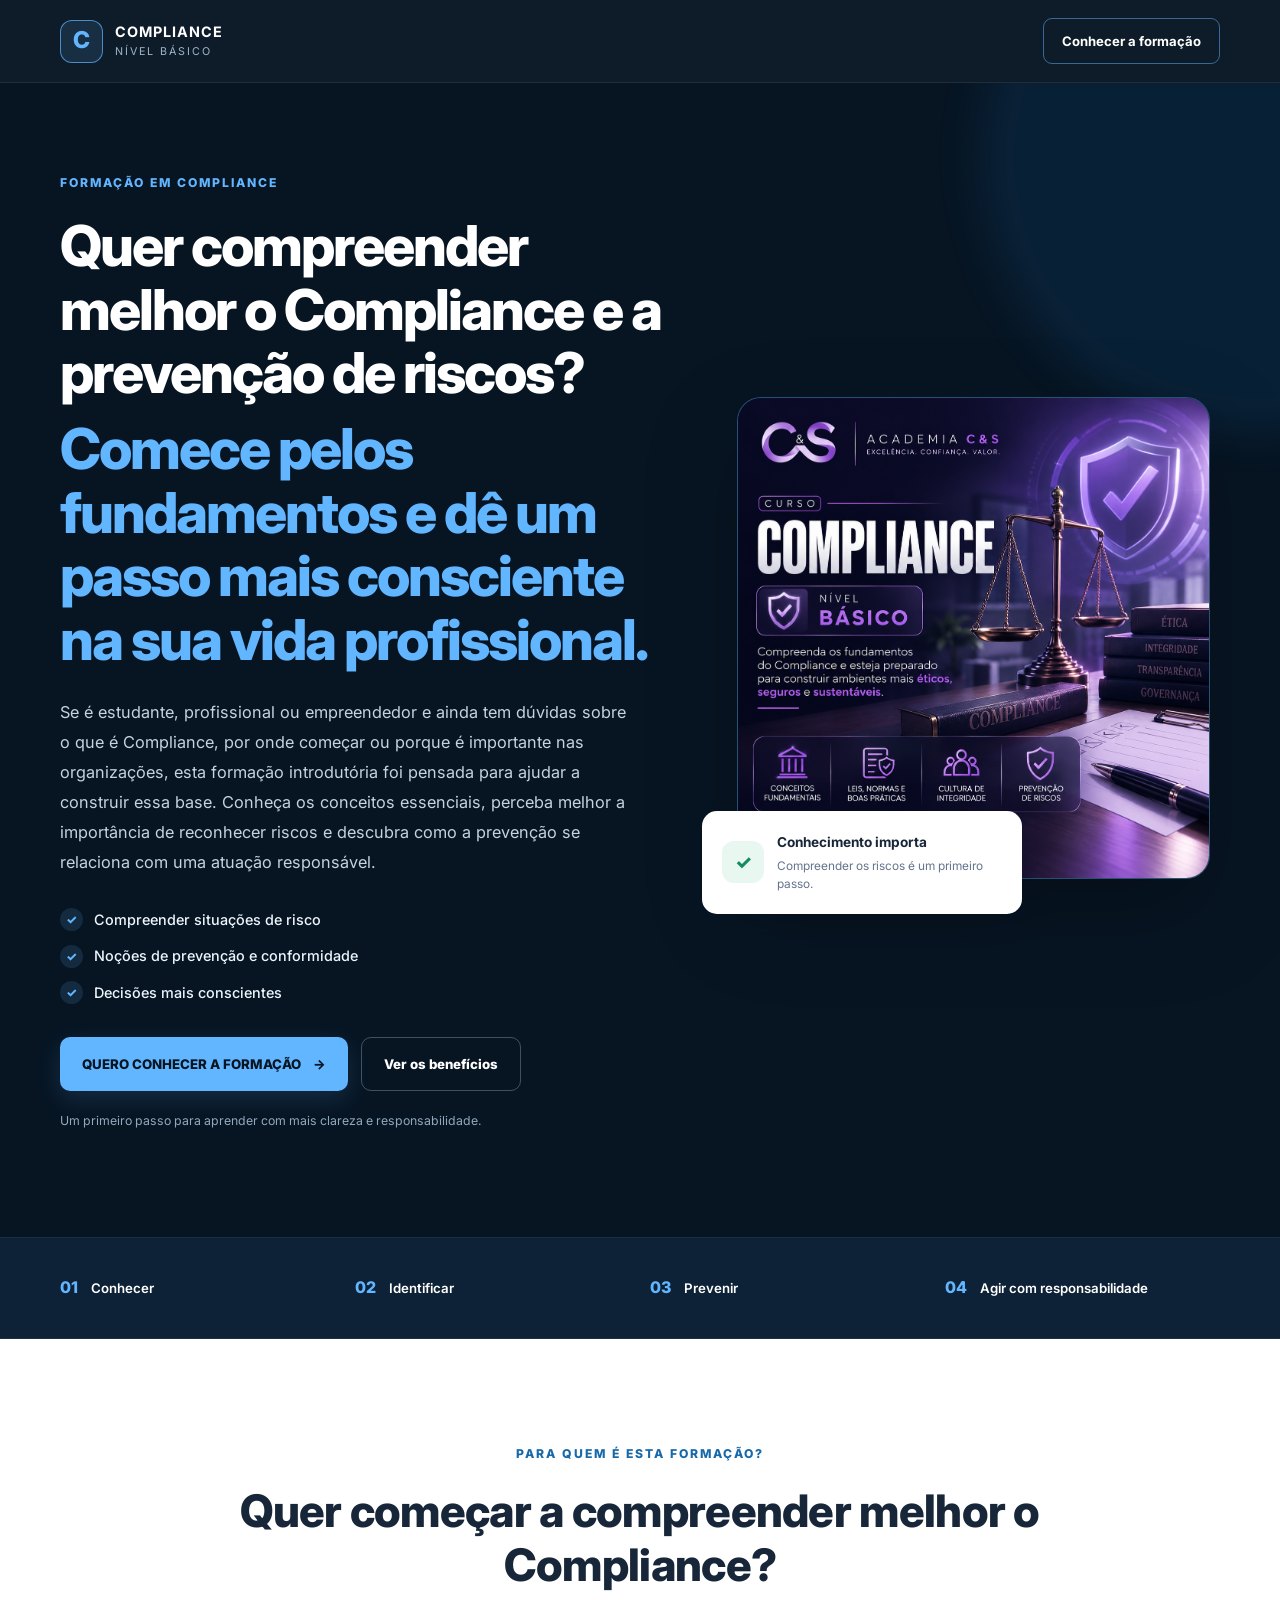
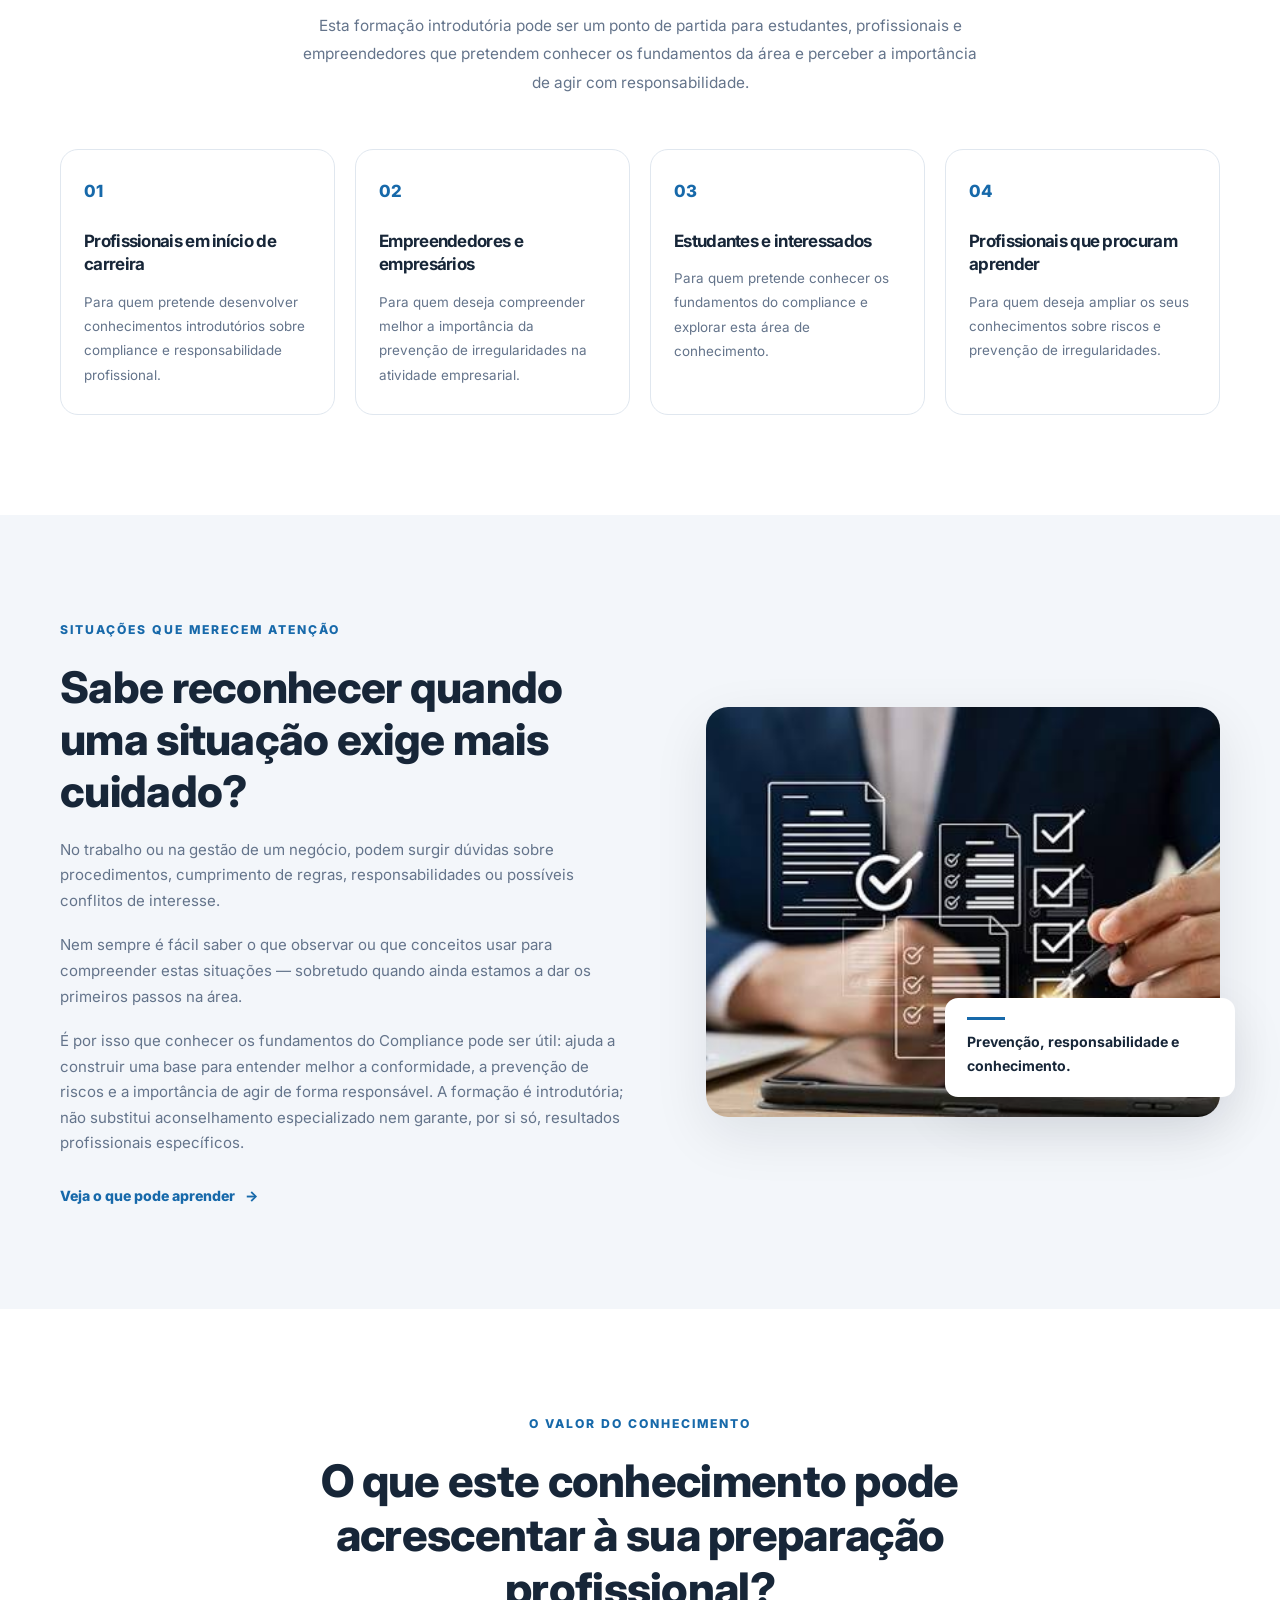
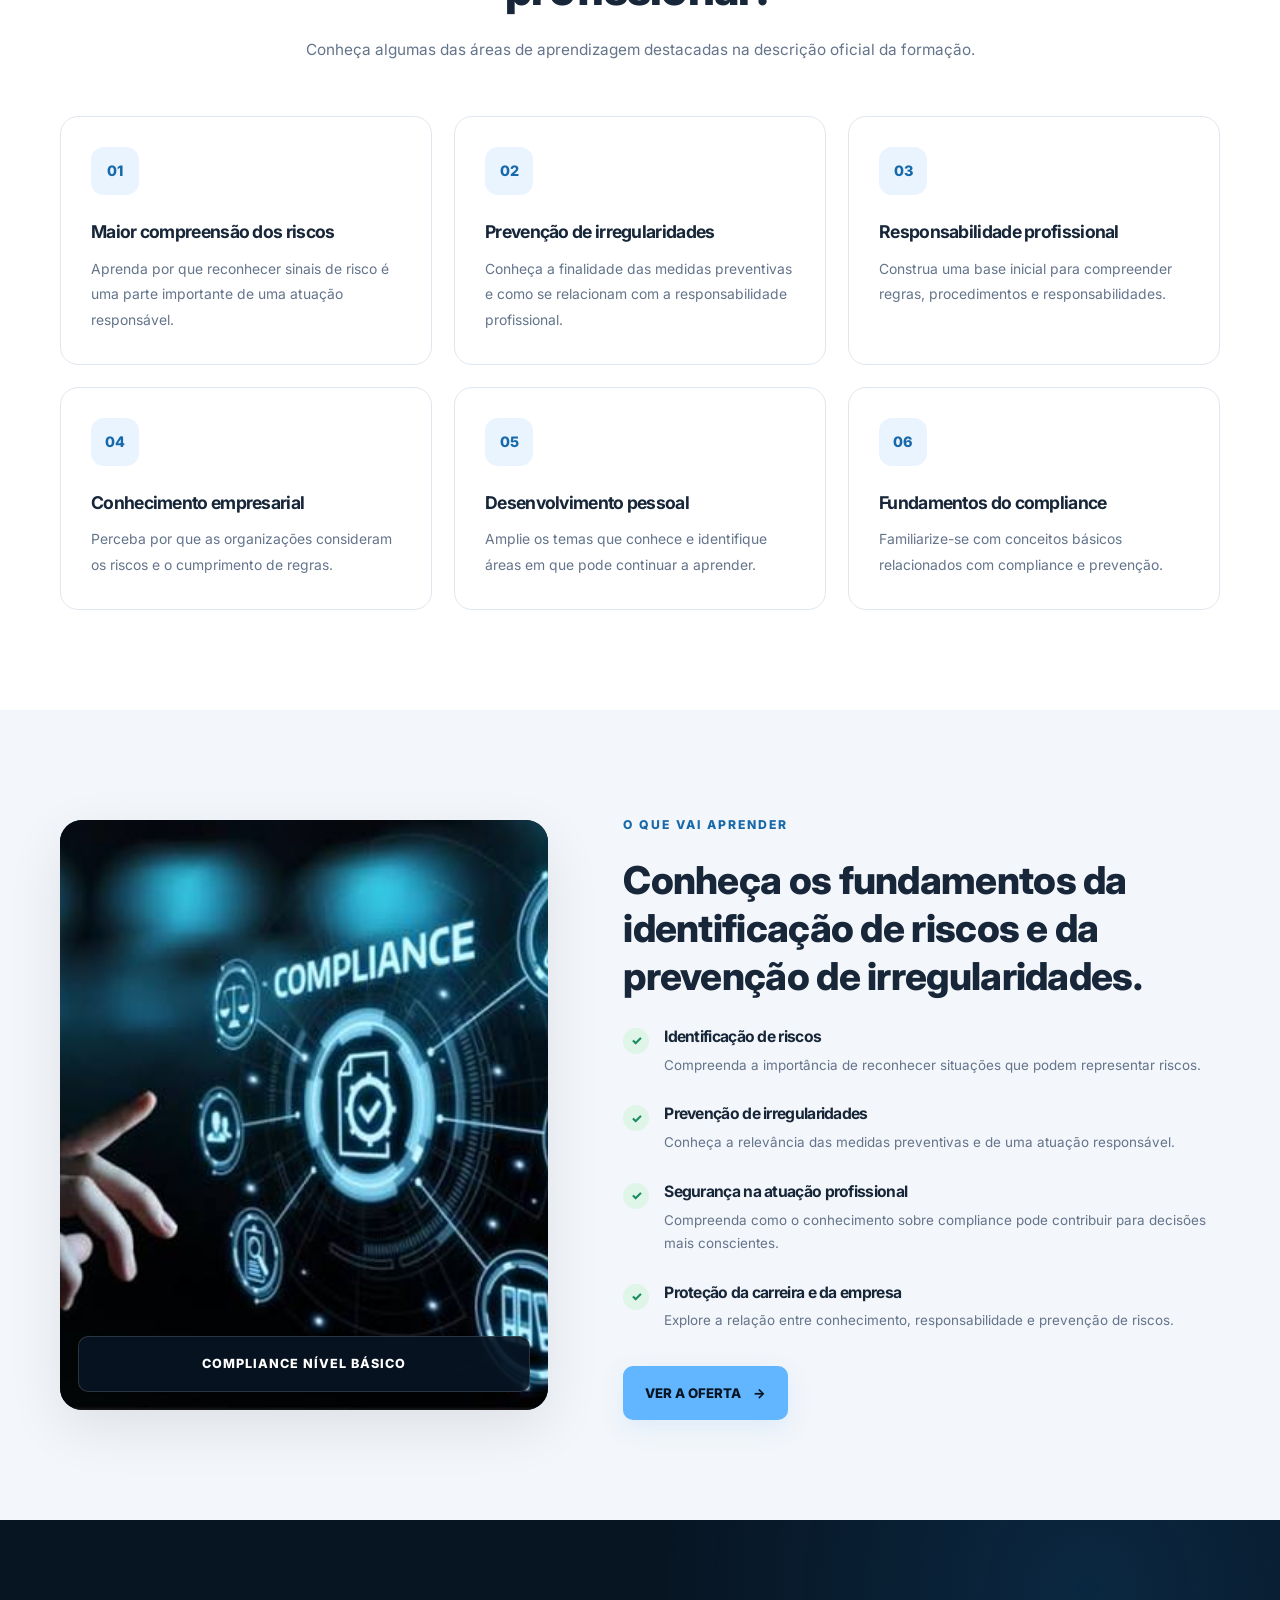
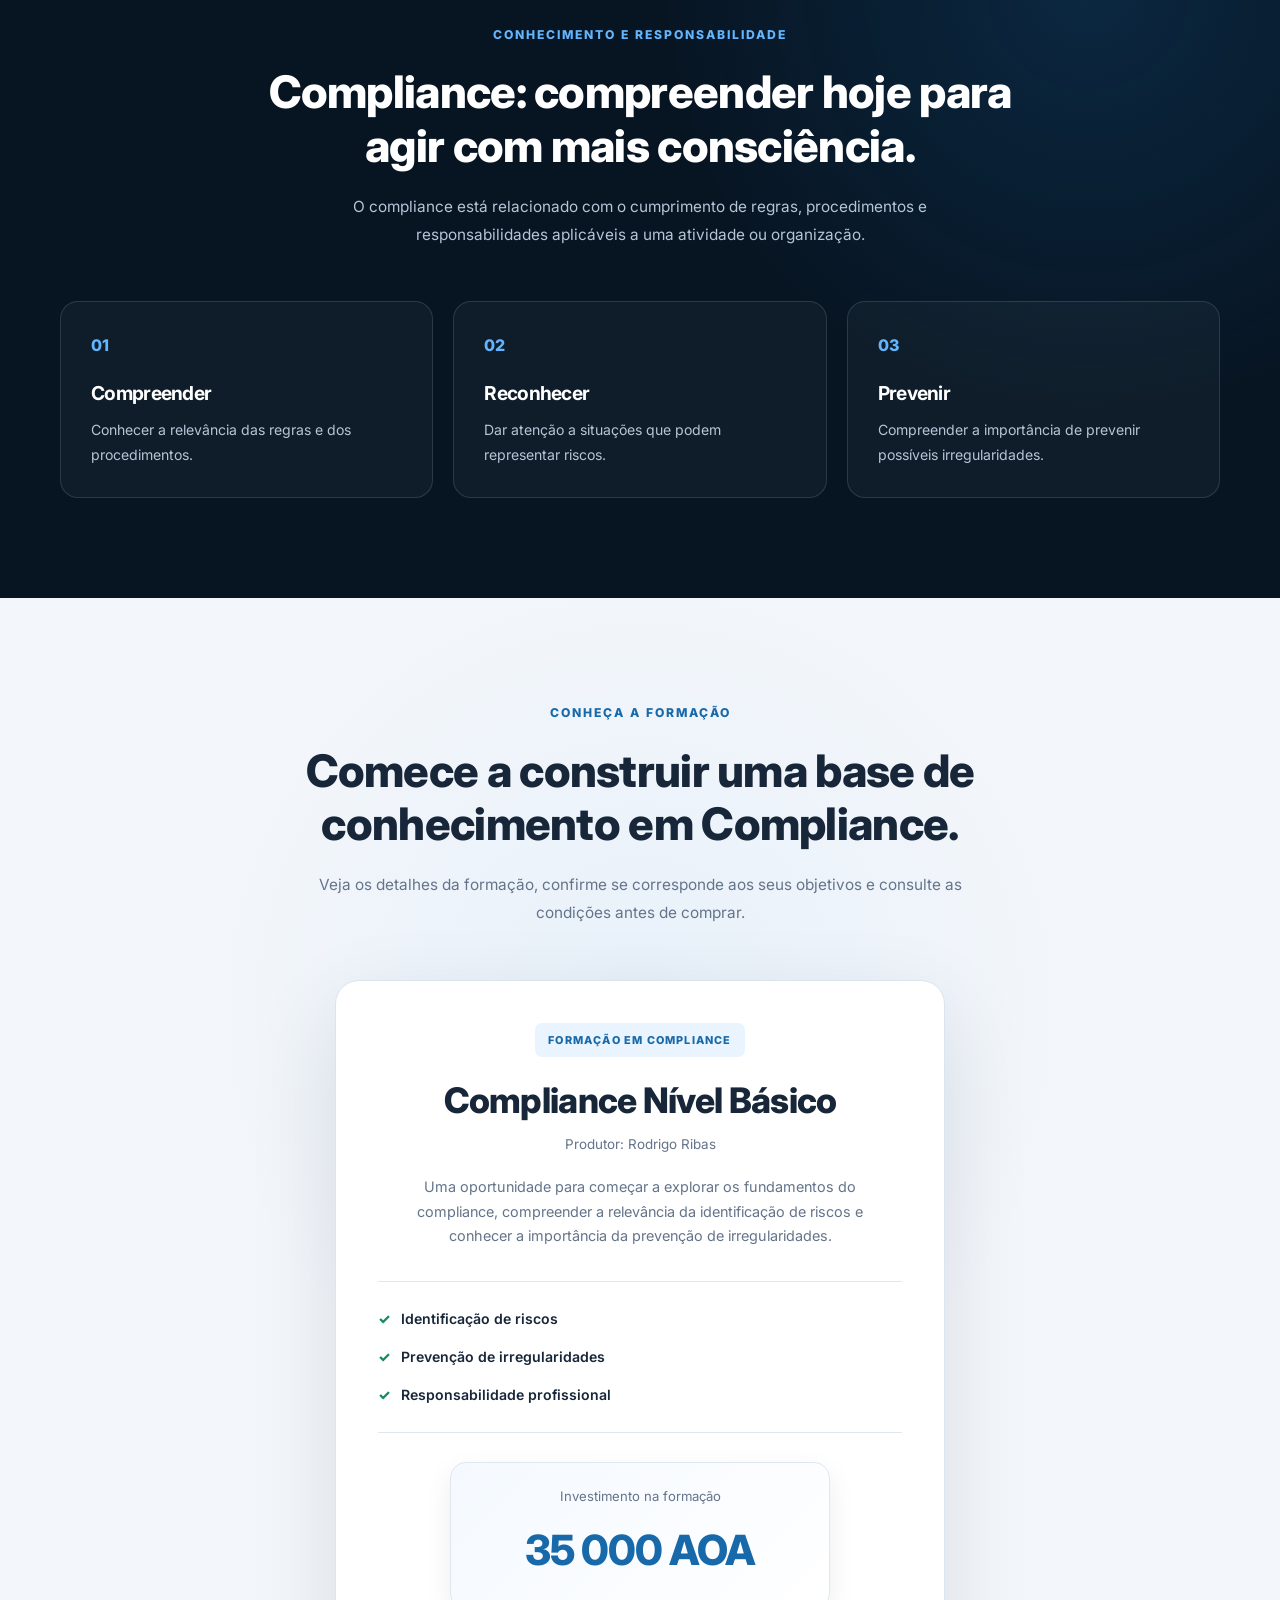
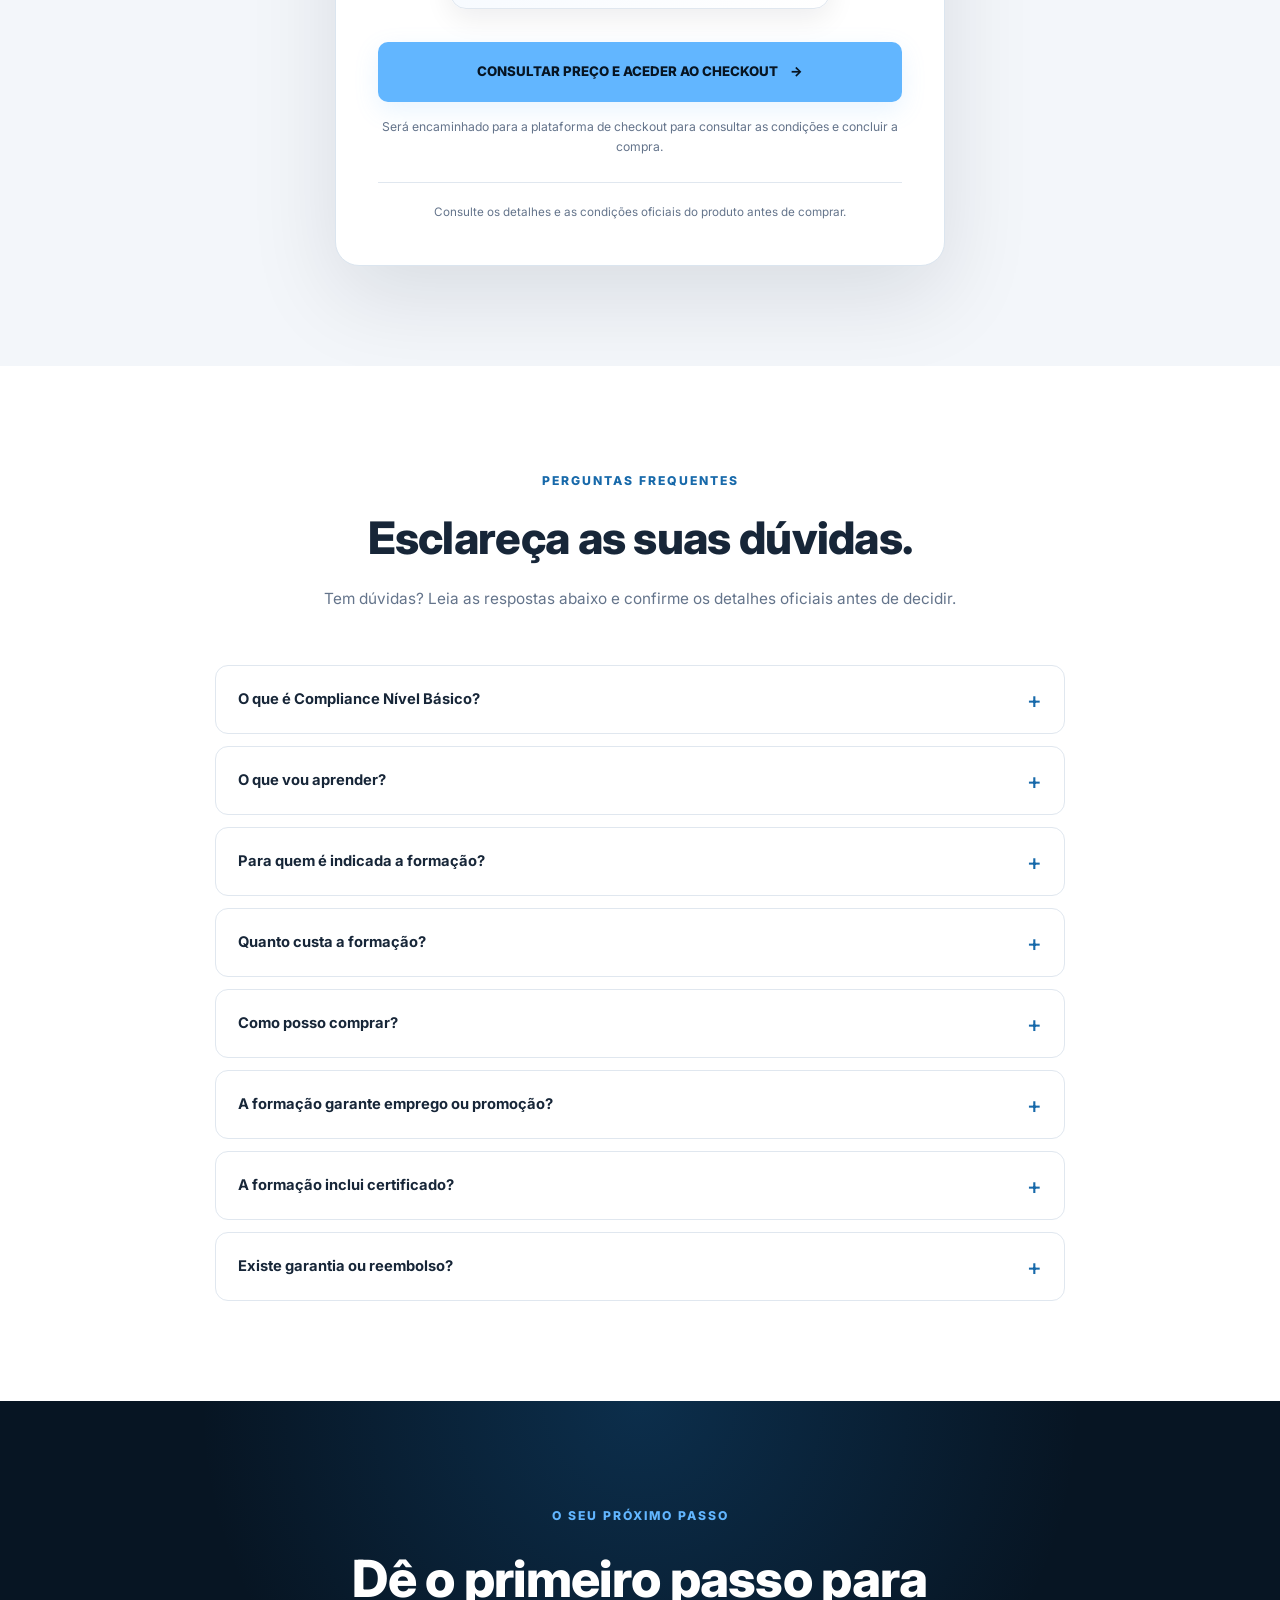
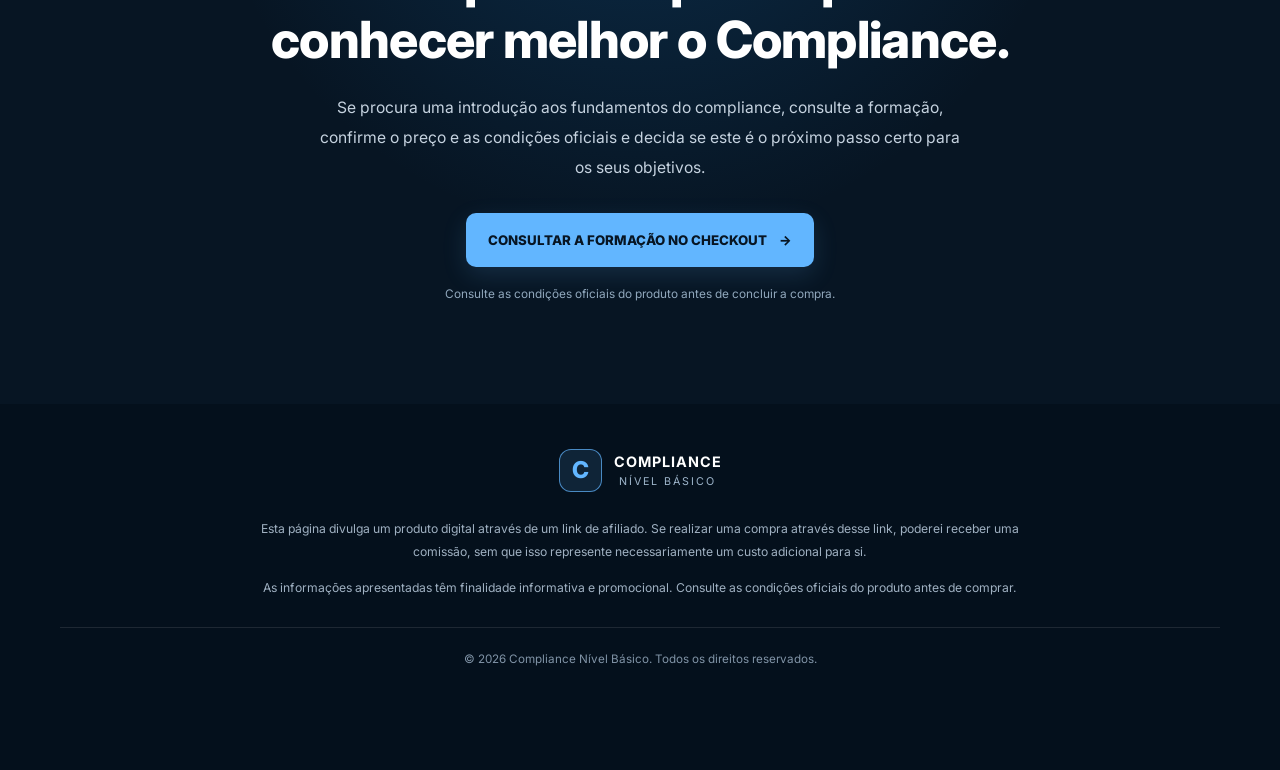
<file: index.html>
<!DOCTYPE html>
<html lang="pt-AO">
<head>
    <meta charset="UTF-8">

    <meta
        name="viewport"
        content="width=device-width, initial-scale=1.0"
    >

    <meta name="theme-color" content="#071523">

    <title>
        Compliance Nível Básico | Aprenda a Identificar Riscos
    </title>

    <meta
        name="description"
        content="Conheça a formação Compliance Nível Básico e explore os fundamentos da identificação de riscos, prevenção de irregularidades e responsabilidade profissional."
    >

    <meta property="og:type" content="website">

    <meta
        property="og:title"
        content="Compliance Nível Básico"
    >

    <meta
        property="og:description"
        content="Aprenda a identificar riscos, prevenir irregularidades e compreender a importância do compliance."
    >

    <meta
        property="og:image"
        content="images/1787447943874-n9ejibcfqpm.png"
    >

    <link rel="preconnect" href="https://fonts.googleapis.com">

    <link
        rel="preconnect"
        href="https://fonts.gstatic.com"
        crossorigin
    >

    <link
        href="https://fonts.googleapis.com/css2?family=Inter:wght@400;500;600;700;800&display=swap"
        rel="stylesheet"
    >

    <link rel="stylesheet" href="style.css">

    <script src="script.js" defer></script>
</head>

<body>

    <!-- BARRA DE PROGRESSO -->

    <div
        class="reading-progress"
        id="readingProgress"
        aria-hidden="true"
    ></div>

    <!-- CABEÇALHO -->

    <header class="header" id="header">

        <div class="container header-content">

            <a href="#inicio" class="brand">
                <span class="brand-symbol">C</span>

                <span class="brand-text">
                    <strong>COMPLIANCE</strong>
                    <small>NÍVEL BÁSICO</small>
                </span>
            </a>

            <a href="#oferta" class="header-button">
                Conhecer a formação
            </a>

        </div>

    </header>

    <main>

        <!-- HERO SECTION -->

        <section class="hero section-dark" id="inicio">

            <div class="container hero-grid">

                <div class="hero-content">

                    <span class="eyebrow">
                        FORMAÇÃO EM COMPLIANCE
                    </span>

                    <h1>
                        Quer compreender melhor o Compliance e a prevenção de riscos?
                        <span>
                            Comece pelos fundamentos e dê um passo mais consciente na sua vida profissional.
                        </span>
                    </h1>

                    <p class="hero-description">
                        Se é estudante, profissional ou empreendedor e ainda tem dúvidas sobre o que é Compliance, por onde começar ou porque é importante nas organizações, esta formação introdutória foi pensada para ajudar a construir essa base. Conheça os conceitos essenciais, perceba melhor a importância de reconhecer riscos e descubra como a prevenção se relaciona com uma atuação responsável.
                    </p>

                    <div class="hero-benefits">

                        <div class="hero-benefit">
                            <span class="check-icon">✓</span>
                            Compreender situações de risco
                        </div>

                        <div class="hero-benefit">
                            <span class="check-icon">✓</span>
                            Noções de prevenção e conformidade
                        </div>

                        <div class="hero-benefit">
                            <span class="check-icon">✓</span>
                            Decisões mais conscientes
                        </div>

                    </div>

                    <div class="hero-actions">

                        <a href="#oferta" class="button button-primary">
                            QUERO CONHECER A FORMAÇÃO
                            <span aria-hidden="true">→</span>
                        </a>

                        <a href="#beneficios" class="button button-outline">
                            Ver os benefícios
                        </a>

                    </div>

                    <p class="hero-note">
                        Um primeiro passo para aprender com mais clareza e responsabilidade.
                    </p>

                </div>

                <div class="hero-visual">

                    <div class="hero-image-frame">

                        <img
                            src="images/1787447943874-n9ejibcfqpm.png"
                            alt="Imagem principal da formação Compliance Nível Básico"
                            class="hero-image"
                            fetchpriority="high"
                        >

                    </div>

                    <div class="floating-card">

                        <div class="floating-icon">✓</div>

                        <div>
                            <strong>Conhecimento importa</strong>

                            <p>
                                Compreender os riscos é um primeiro passo.
                            </p>
                        </div>

                    </div>

                </div>

            </div>

        </section>

        <!-- BARRA DE BENEFÍCIOS -->

        <section class="benefit-strip">

            <div class="container benefit-strip-grid">

                <div>
                    <span class="strip-number">01</span>
                    <span>Conhecer</span>
                </div>

                <div>
                    <span class="strip-number">02</span>
                    <span>Identificar</span>
                </div>

                <div>
                    <span class="strip-number">03</span>
                    <span>Prevenir</span>
                </div>

                <div>
                    <span class="strip-number">04</span>
                    <span>Agir com responsabilidade</span>
                </div>

            </div>

        </section>

        <!-- IDENTIFICAÇÃO DO PÚBLICO -->

        <section class="section section-light">

            <div class="container">

                <div class="section-heading">

                    <span class="eyebrow eyebrow-blue">
                        PARA QUEM É ESTA FORMAÇÃO?
                    </span>

                    <h2>
                        Quer começar a compreender melhor o Compliance?
                    </h2>

                    <p>
                        Esta formação introdutória pode ser um ponto de partida para estudantes, profissionais e empreendedores que pretendem conhecer os fundamentos da área e perceber a importância de agir com responsabilidade.
                    </p>

                </div>

                <div class="audience-grid">

                    <article class="audience-card">

                        <span class="card-number">01</span>

                        <h3>
                            Profissionais em início de carreira
                        </h3>

                        <p>
                            Para quem pretende desenvolver
                            conhecimentos introdutórios sobre
                            compliance e responsabilidade profissional.
                        </p>

                    </article>

                    <article class="audience-card">

                        <span class="card-number">02</span>

                        <h3>
                            Empreendedores e empresários
                        </h3>

                        <p>
                            Para quem deseja compreender melhor
                            a importância da prevenção de
                            irregularidades na atividade empresarial.
                        </p>

                    </article>

                    <article class="audience-card">

                        <span class="card-number">03</span>

                        <h3>
                            Estudantes e interessados
                        </h3>

                        <p>
                            Para quem pretende conhecer os
                            fundamentos do compliance e explorar
                            esta área de conhecimento.
                        </p>

                    </article>

                    <article class="audience-card">

                        <span class="card-number">04</span>

                        <h3>
                            Profissionais que procuram aprender
                        </h3>

                        <p>
                            Para quem deseja ampliar os seus
                            conhecimentos sobre riscos e
                            prevenção de irregularidades.
                        </p>

                    </article>

                </div>

            </div>

        </section>

        <!-- PROBLEMA -->

        <section class="section problem-section">

            <div class="container problem-grid">

                <div class="problem-content">

                    <span class="eyebrow eyebrow-blue">
                        SITUAÇÕES QUE MERECEM ATENÇÃO
                    </span>

                    <h2>
                        Sabe reconhecer quando uma situação exige mais cuidado?
                    </h2>

                    <p>
                        No trabalho ou na gestão de um negócio, podem surgir
                        dúvidas sobre procedimentos, cumprimento de regras,
                        responsabilidades ou possíveis conflitos de interesse.
                    </p>

                    <p>
                        Nem sempre é fácil saber o que observar ou que conceitos
                        usar para compreender estas situações — sobretudo quando
                        ainda estamos a dar os primeiros passos na área.
                    </p>

                    <p>
                        É por isso que conhecer os fundamentos do Compliance
                        pode ser útil: ajuda a construir uma base para entender
                        melhor a conformidade, a prevenção de riscos e a importância
                        de agir de forma responsável. A formação é introdutória;
                        não substitui aconselhamento especializado nem garante,
                        por si só, resultados profissionais específicos.
                    </p>

                    <a href="#beneficios" class="text-link">
                        Veja o que pode aprender
                        <span aria-hidden="true">→</span>
                    </a>

                </div>

                <div class="problem-visual">

                    <img
                        src="images/images (24).jpeg"
                        alt="Imagem complementar relacionada com a formação"
                        loading="lazy"
                    >

                    <div class="image-caption">
                        <span class="caption-line"></span>

                        <p>
                            Prevenção, responsabilidade
                            e conhecimento.
                        </p>
                    </div>

                </div>

            </div>

        </section>

        <!-- BENEFÍCIOS -->

        <section class="section section-light" id="beneficios">

            <div class="container">

                <div class="section-heading">

                    <span class="eyebrow eyebrow-blue">
                        O VALOR DO CONHECIMENTO
                    </span>

                    <h2>
                        O que este conhecimento pode acrescentar
                        à sua preparação profissional?
                    </h2>

                    <p>
                        Conheça algumas das áreas de aprendizagem
                        destacadas na descrição oficial da formação.
                    </p>

                </div>

                <div class="benefits-grid">

                    <article class="benefit-card">

                        <div class="benefit-icon">01</div>

                        <h3>
                            Maior compreensão dos riscos
                        </h3>

                        <p>
                            Aprenda por que reconhecer sinais de risco é uma parte importante de uma atuação responsável.
                        </p>

                    </article>

                    <article class="benefit-card">

                        <div class="benefit-icon">02</div>

                        <h3>
                            Prevenção de irregularidades
                        </h3>

                        <p>
                            Conheça a finalidade das medidas preventivas e como se relacionam com a responsabilidade profissional.
                        </p>

                    </article>

                    <article class="benefit-card">

                        <div class="benefit-icon">03</div>

                        <h3>
                            Responsabilidade profissional
                        </h3>

                        <p>
                            Construa uma base inicial para compreender regras, procedimentos e responsabilidades.
                        </p>

                    </article>

                    <article class="benefit-card">

                        <div class="benefit-icon">04</div>

                        <h3>
                            Conhecimento empresarial
                        </h3>

                        <p>
                            Perceba por que as organizações consideram os riscos e o cumprimento de regras.
                        </p>

                    </article>

                    <article class="benefit-card">

                        <div class="benefit-icon">05</div>

                        <h3>
                            Desenvolvimento pessoal
                        </h3>

                        <p>
                            Amplie os temas que conhece e identifique áreas em que pode continuar a aprender.
                        </p>

                    </article>

                    <article class="benefit-card">

                        <div class="benefit-icon">06</div>

                        <h3>
                            Fundamentos do compliance
                        </h3>

                        <p>
                            Familiarize-se com conceitos básicos relacionados com compliance e prevenção.
                        </p>

                    </article>

                </div>

            </div>

        </section>

        <!-- CONTEÚDO DA FORMAÇÃO -->

        <section class="section content-section">

            <div class="container content-grid">

                <div class="content-visual">

                    <img
                        src="images/images (23).jpeg"
                        alt="Imagem complementar da apresentação do produto"
                        loading="lazy"
                    >

                    <div class="visual-label">
                        COMPLIANCE NÍVEL BÁSICO
                    </div>

                </div>

                <div class="content-details">

                    <span class="eyebrow eyebrow-blue">
                        O QUE VAI APRENDER
                    </span>

                    <h2>
                        Conheça os fundamentos da identificação
                        de riscos e da prevenção de irregularidades.
                    </h2>

                    <div class="learning-item">

                        <span class="learning-check">✓</span>

                        <div>
                            <h3>Identificação de riscos</h3>

                            <p>
                                Compreenda a importância de reconhecer
                                situações que podem representar riscos.
                            </p>
                        </div>

                    </div>

                    <div class="learning-item">

                        <span class="learning-check">✓</span>

                        <div>
                            <h3>Prevenção de irregularidades</h3>

                            <p>
                                Conheça a relevância das medidas
                                preventivas e de uma atuação responsável.
                            </p>
                        </div>

                    </div>

                    <div class="learning-item">

                        <span class="learning-check">✓</span>

                        <div>
                            <h3>Segurança na atuação profissional</h3>

                            <p>
                                Compreenda como o conhecimento
                                sobre compliance pode contribuir
                                para decisões mais conscientes.
                            </p>
                        </div>

                    </div>

                    <div class="learning-item">

                        <span class="learning-check">✓</span>

                        <div>
                            <h3>Proteção da carreira e da empresa</h3>

                            <p>
                                Explore a relação entre conhecimento,
                                responsabilidade e prevenção de riscos.
                            </p>
                        </div>

                    </div>

                    <a href="#oferta" class="button button-primary">
                        VER A OFERTA
                        <span aria-hidden="true">→</span>
                    </a>

                </div>

            </div>

        </section>

        <!-- IMPORTÂNCIA DO COMPLIANCE -->

        <section class="section section-dark importance-section">

            <div class="container">

                <div class="section-heading section-heading-dark">

                    <span class="eyebrow">
                        CONHECIMENTO E RESPONSABILIDADE
                    </span>

                    <h2>
                        Compliance: compreender hoje
                        para agir com mais consciência.
                    </h2>

                    <p>
                        O compliance está relacionado com o
                        cumprimento de regras, procedimentos e
                        responsabilidades aplicáveis a uma
                        atividade ou organização.
                    </p>

                </div>

                <div class="importance-grid">

                    <div class="importance-item">
                        <span>01</span>

                        <h3>Compreender</h3>

                        <p>
                            Conhecer a relevância das regras
                            e dos procedimentos.
                        </p>
                    </div>

                    <div class="importance-item">
                        <span>02</span>

                        <h3>Reconhecer</h3>

                        <p>
                            Dar atenção a situações que
                            podem representar riscos.
                        </p>
                    </div>

                    <div class="importance-item">
                        <span>03</span>

                        <h3>Prevenir</h3>

                        <p>
                            Compreender a importância de
                            prevenir possíveis irregularidades.
                        </p>
                    </div>

                </div>

            </div>

        </section>

        <!-- OFERTA -->

        <section class="section offer-section" id="oferta">

            <div class="container">

                <div class="section-heading">

                    <span class="eyebrow eyebrow-blue">
                        CONHEÇA A FORMAÇÃO
                    </span>

                    <h2>
                        Comece a construir uma base de conhecimento em Compliance.
                    </h2>

                    <p>
                        Veja os detalhes da formação, confirme se corresponde aos seus objetivos e consulte as condições antes de comprar.
                    </p>

                </div>

                <article class="offer-card">

                    <div class="offer-top">

                        <span class="offer-badge">
                            FORMAÇÃO EM COMPLIANCE
                        </span>

                        <h3>
                            Compliance Nível Básico
                        </h3>

                        <p class="offer-producer">
                            Produtor: Rodrigo Ribas
                        </p>

                        <p class="offer-description">
                            Uma oportunidade para começar a explorar os fundamentos do compliance, compreender a relevância da identificação de riscos e conhecer a importância da prevenção de irregularidades.
                        </p>

                    </div>

                    <div class="offer-features">

                        <div>
                            <span>✓</span>
                            Identificação de riscos
                        </div>

                        <div>
                            <span>✓</span>
                            Prevenção de irregularidades
                        </div>

                        <div>
                            <span>✓</span>
                            Responsabilidade profissional
                        </div>

                    </div>

                    <div class="price-area">

                        <div
                            class="regular-price"
                            id="regularPriceContainer"
                        >
                            <span>Investimento na formação</span>

                            <strong id="regularPrice">
                                35.000 AOA
                            </strong>
                        </div>

                        <div
                            class="promo-price-container"
                            id="promoPriceContainer"
                            hidden
                        >
                            <span>Preço promocional</span>

                            <strong id="promoPrice">
                                0 AOA
                            </strong>

                            <div class="savings" id="savings"></div>
                        </div>

                        <div
                            class="countdown-container"
                            id="countdownContainer"
                            hidden
                        >

                            <p class="countdown-title">
                                Esta oferta termina em:
                            </p>

                            <div
                                class="countdown"
                                role="timer"
                                aria-live="off"
                            >

                                <div class="time-unit">
                                    <strong id="days">00</strong>
                                    <span>Dias</span>
                                </div>

                                <div class="time-unit">
                                    <strong id="hours">00</strong>
                                    <span>Horas</span>
                                </div>

                                <div class="time-unit">
                                    <strong id="minutes">00</strong>
                                    <span>Minutos</span>
                                </div>

                                <div class="time-unit">
                                    <strong id="seconds">00</strong>
                                    <span>Segundos</span>
                                </div>

                            </div>

                        </div>

                    </div>

                    <a
                        href="https://pay.kursinha.com/c/6a8a4a89295332d42e7bfa1b?afiliateId=6ac389dd7d7288b38e701a51"
                        class="button button-primary offer-button checkout-link"
                    >
                        CONSULTAR PREÇO E ACEDER AO CHECKOUT
                        <span aria-hidden="true">→</span>
                    </a>

                    <p class="checkout-note">
                        Será encaminhado para a plataforma de
                        checkout para consultar as condições
                        e concluir a compra.
                    </p>

                    <div class="offer-disclaimer">
                        Consulte os detalhes e as condições
                        oficiais do produto antes de comprar.
                    </div>

                </article>

            </div>

        </section>

        <!-- PERGUNTAS FREQUENTES -->

        <section class="section section-light" id="perguntas">

            <div class="container faq-container">

                <div class="section-heading">

                    <span class="eyebrow eyebrow-blue">
                        PERGUNTAS FREQUENTES
                    </span>

                    <h2>
                        Esclareça as suas dúvidas.
                    </h2>

                    <p>
                        Tem dúvidas? Leia as respostas abaixo e confirme os detalhes oficiais antes de decidir.
                    </p>

                </div>

                <div class="faq-list">

                    <details class="faq-item">

                        <summary>
                            O que é Compliance Nível Básico?
                        </summary>

                        <p>
                            É uma formação da categoria Finanças
                            e Investimentos, produzida por
                            Rodrigo Ribas, cuja descrição destaca
                            a identificação de riscos, a prevenção
                            de irregularidades e a atuação com segurança.
                        </p>

                    </details>

                    <details class="faq-item">

                        <summary>
                            O que vou aprender?
                        </summary>

                        <p>
                            A página apresenta a formação como uma introdução à identificação de riscos, à prevenção de irregularidades e à responsabilidade profissional. Consulte a oferta oficial para confirmar o programa completo.
                        </p>

                    </details>

                    <details class="faq-item">

                        <summary>
                            Para quem é indicada a formação?
                        </summary>

                        <p>
                            Pode interessar a pessoas que desejam
                            conhecer os fundamentos do compliance
                            e compreender melhor a importância
                            da prevenção de riscos no contexto profissional.
                        </p>

                    </details>

                    <details class="faq-item">

                        <summary>
                            Quanto custa a formação?
                        </summary>

                        <p>
                            O preço indicado nesta página é de 35.000 AOA. Confirme o preço final e eventuais taxas diretamente no checkout antes de pagar.
                        </p>

                    </details>

                    <details class="faq-item">

                        <summary>
                            Como posso comprar?
                        </summary>

                        <p>
                            Clique no botão de acesso para abrir o checkout. Leia as condições, confirme o preço e os métodos de pagamento disponíveis e só depois conclua a compra.
                        </p>

                    </details>

                    <details class="faq-item">

                        <summary>
                            A formação garante emprego ou promoção?
                        </summary>

                        <p>
                            Não. A formação deve ser encarada
                            como uma oportunidade de aprendizagem.
                            Os resultados profissionais dependem
                            de vários fatores e não podem ser garantidos.
                        </p>

                    </details>

                    <details class="faq-item">

                        <summary>
                            A formação inclui certificado?
                        </summary>

                        <p>
                            A emissão de certificado não está confirmada nesta página. Pergunte ao produtor ou consulte a descrição oficial antes de comprar.
                        </p>

                    </details>

                    <details class="faq-item">

                        <summary>
                            Existe garantia ou reembolso?
                        </summary>

                        <p>
                            As condições de garantia e reembolso não estão confirmadas nesta página. Consulte-as no checkout ou junto do produtor antes de pagar.
                        </p>

                    </details>

                </div>

            </div>

        </section>

        <!-- CHAMADA FINAL -->

        <section class="final-cta section-dark">

            <div class="container final-cta-content">

                <span class="eyebrow">
                    O SEU PRÓXIMO PASSO
                </span>

                <h2>
                    Dê o primeiro passo para conhecer melhor o Compliance.
                </h2>

                <p>
                    Se procura uma introdução aos fundamentos do compliance, consulte a formação, confirme o preço e as condições oficiais e decida se este é o próximo passo certo para os seus objetivos.
                </p>

                <a
                    href="https://pay.kursinha.com/c/6a8a4a89295332d42e7bfa1b?afiliateId=6ac389dd7d7288b38e701a51"
                    class="button button-primary checkout-link"
                >
                    CONSULTAR A FORMAÇÃO NO CHECKOUT
                    <span aria-hidden="true">→</span>
                </a>

                <small>
                    Consulte as condições oficiais do produto
                    antes de concluir a compra.
                </small>

            </div>

        </section>

    </main>

    <!-- RODAPÉ -->

    <footer class="footer">

        <div class="container footer-content">

            <a href="#inicio" class="brand footer-brand">

                <span class="brand-symbol">C</span>

                <span class="brand-text">
                    <strong>COMPLIANCE</strong>
                    <small>NÍVEL BÁSICO</small>
                </span>

            </a>

            <p class="footer-disclosure">
                Esta página divulga um produto digital através
                de um link de afiliado. Se realizar uma compra
                através desse link, poderei receber uma comissão,
                sem que isso represente necessariamente um
                custo adicional para si.
            </p>

            <p class="footer-disclaimer">
                As informações apresentadas têm finalidade
                informativa e promocional. Consulte as condições
                oficiais do produto antes de comprar.
            </p>

            <p class="footer-copy">
                © <span id="currentYear"></span>
                Compliance Nível Básico.
                Todos os direitos reservados.
            </p>

        </div>

    </footer>

    <!-- BOTÃO FIXO PARA TELEMÓVEIS -->

    <div class="mobile-cta" id="mobileCTA">

        <a href="#oferta" class="button button-primary">
            VER A OFERTA
            <span aria-hidden="true">→</span>
        </a>

    </div>

</body>
</html>
</file>
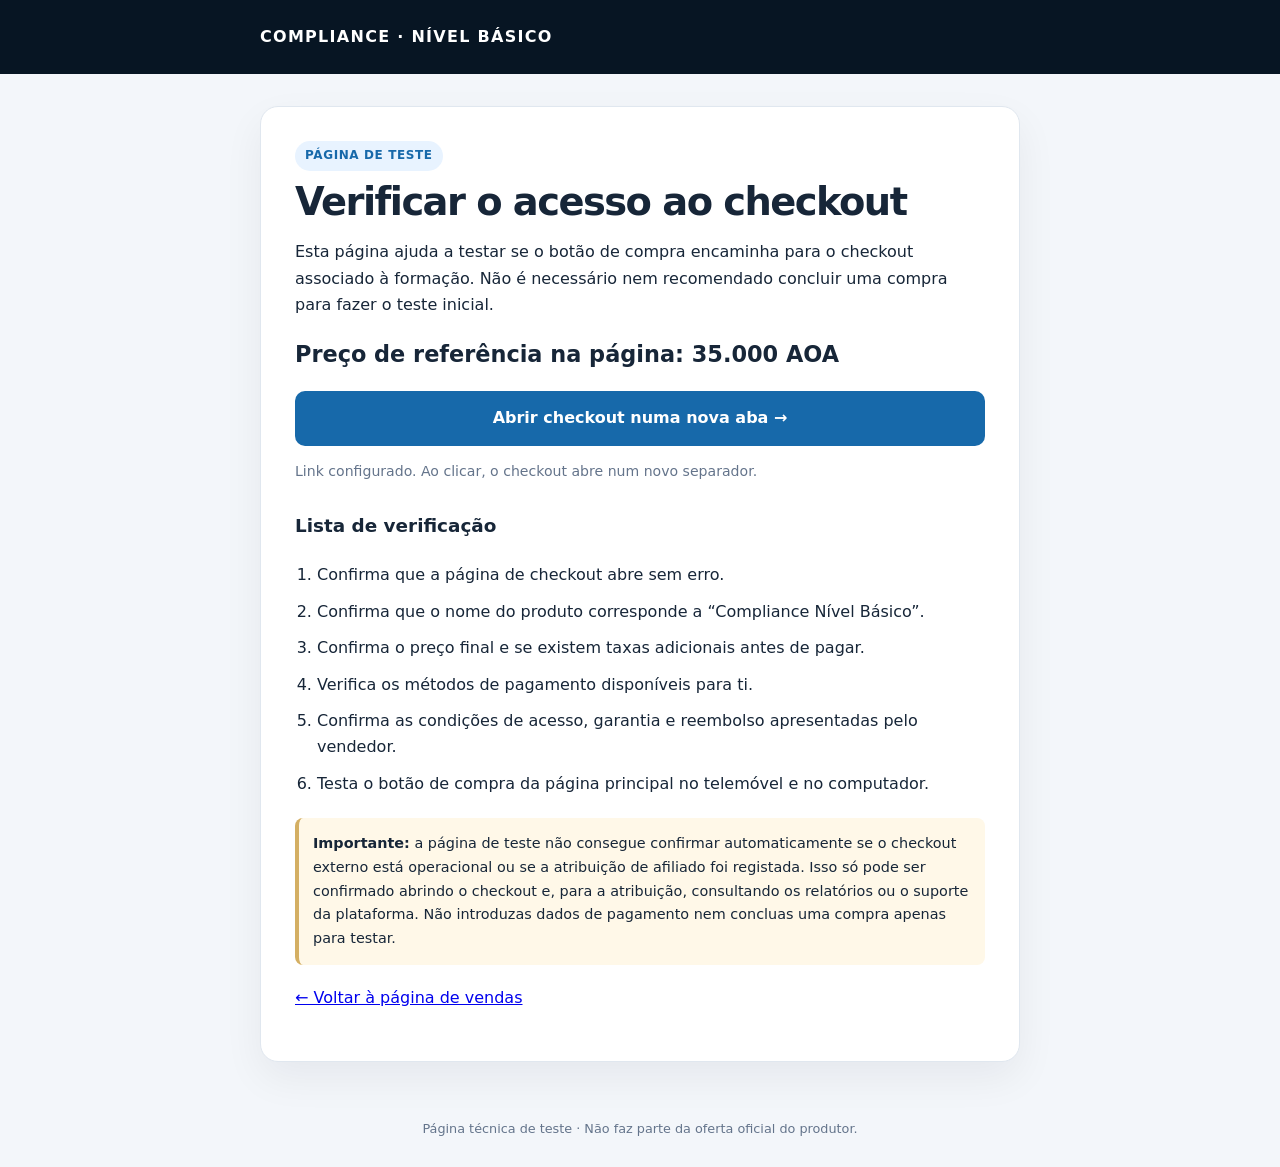
<file: checkout-test.html>
<!doctype html>
<html lang="pt-AO">
<head>
  <meta charset="utf-8">
  <meta name="viewport" content="width=device-width, initial-scale=1">
  <meta name="robots" content="noindex,nofollow">
  <meta name="theme-color" content="#071523">
  <title>Teste do Checkout | Compliance Nível Básico</title>
  <style>
    :root{color-scheme:light;--navy:#071523;--blue:#1769aa;--pale:#f3f6fa;--text:#172638;--muted:#64748b;--line:#e0e7ef}
    *{box-sizing:border-box}body{margin:0;font-family:Inter,system-ui,-apple-system,BlinkMacSystemFont,"Segoe UI",sans-serif;background:var(--pale);color:var(--text);line-height:1.65}
    header{background:var(--navy);color:white;padding:24px 18px}header div,main{width:min(760px,100% - 32px);margin:auto}
    header strong{letter-spacing:.08em}main{padding:32px 0 56px}
    .card{background:white;border:1px solid var(--line);border-radius:18px;padding:clamp(20px,5vw,34px);box-shadow:0 16px 40px rgba(7,21,35,.06)}
    h1{font-size:clamp(1.7rem,5vw,2.4rem);line-height:1.2;margin:8px 0 14px;letter-spacing:-.04em}
    p{margin:0 0 16px}.muted{color:var(--muted);font-size:.92rem}
    .tag{display:inline-block;padding:5px 10px;border-radius:999px;background:#e8f3ff;color:var(--blue);font-size:.75rem;font-weight:800;letter-spacing:.05em}
    .price{font-size:1.4rem;font-weight:800;margin:18px 0}
    .button{display:flex;align-items:center;justify-content:center;width:100%;min-height:54px;padding:14px 18px;background:var(--blue);color:white;border-radius:10px;text-decoration:none;font-weight:800;text-align:center}
    .button:focus-visible,a:focus-visible{outline:3px solid #62b6ff;outline-offset:3px}
    h2{font-size:1.15rem;margin:28px 0 10px}
    ol{padding-left:22px}li{padding:5px 0}
    .warning{padding:14px;border-left:4px solid #d4af63;background:#fff8e8;border-radius:8px;font-size:.9rem}
    .status{margin-top:14px;font-size:.88rem;color:var(--muted)}
    footer{text-align:center;padding:0 16px 28px;color:var(--muted);font-size:.8rem}
  </style>
</head>
<body>
  <header><div><strong>COMPLIANCE · NÍVEL BÁSICO</strong></div></header>
  <main>
    <section class="card">
      <span class="tag">PÁGINA DE TESTE</span>
      <h1>Verificar o acesso ao checkout</h1>
      <p>Esta página ajuda a testar se o botão de compra encaminha para o checkout associado à formação. Não é necessário nem recomendado concluir uma compra para fazer o teste inicial.</p>
      <div class="price">Preço de referência na página: 35.000 AOA</div>
      <a class="button" id="checkoutTest" href="https://pay.kursinha.com/c/6a8a4a89295332d42e7bfa1b?afiliateId=6ac389dd7d7288b38e701a51" target="_blank" rel="noopener noreferrer">Abrir checkout numa nova aba →</a>
      <p class="status" id="testStatus" role="status">Link configurado. Ao clicar, o checkout abre num novo separador.</p>
      <h2>Lista de verificação</h2>
      <ol>
        <li>Confirma que a página de checkout abre sem erro.</li>
        <li>Confirma que o nome do produto corresponde a “Compliance Nível Básico”.</li>
        <li>Confirma o preço final e se existem taxas adicionais antes de pagar.</li>
        <li>Verifica os métodos de pagamento disponíveis para ti.</li>
        <li>Confirma as condições de acesso, garantia e reembolso apresentadas pelo vendedor.</li>
        <li>Testa o botão de compra da página principal no telemóvel e no computador.</li>
      </ol>
      <p class="warning"><strong>Importante:</strong> a página de teste não consegue confirmar automaticamente se o checkout externo está operacional ou se a atribuição de afiliado foi registada. Isso só pode ser confirmado abrindo o checkout e, para a atribuição, consultando os relatórios ou o suporte da plataforma. Não introduzas dados de pagamento nem concluas uma compra apenas para testar.</p>
      <p style="margin-top:20px"><a href="index.html">← Voltar à página de vendas</a></p>
    </section>
  </main>
  <footer>Página técnica de teste · Não faz parte da oferta oficial do produtor.</footer>
</body>
</html>
</file>
<file: style.css>
:root {
    --navy: #071523;
    --navy-light: #10253b;
    --blue: #1769aa;
    --blue-light: #62b6ff;
    --white: #ffffff;
    --light: #f3f6fa;
    --text: #172638;
    --muted: #64748b;
    --border: #e0e7ef;
    --green: #168a62;
    --gold: #d4af63;
    --radius: 18px;
    --shadow: 0 18px 55px rgba(7, 21, 35, 0.09);
}

* {
    box-sizing: border-box;
    margin: 0;
    padding: 0;
}

html {
    scroll-behavior: smooth;
    scroll-padding-top: 100px;
}

body {
    font-family: "Inter", sans-serif;
    background: var(--white);
    color: var(--text);
    line-height: 1.7;
    overflow-x: hidden;
}

body,
button,
a {
    -webkit-tap-highlight-color: transparent;
}

img {
    display: block;
    max-width: 100%;
}

a {
    color: inherit;
    text-decoration: none;
}

button,
a {
    touch-action: manipulation;
}

.container {
    width: min(1160px, calc(100% - 40px));
    margin-inline: auto;
}

.section {
    padding: 100px 0;
}

.section-dark {
    background: var(--navy);
    color: var(--white);
}

.section-light {
    background: var(--white);
}

.eyebrow {
    display: inline-block;
    color: var(--blue-light);
    font-size: 0.76rem;
    font-weight: 800;
    letter-spacing: 2px;
    line-height: 1.5;
    margin-bottom: 22px;
}

.eyebrow-blue {
    color: var(--blue);
}

h1,
h2,
h3 {
    line-height: 1.2;
    letter-spacing: -0.7px;
}

p {
    overflow-wrap: break-word;
}

/* PROGRESSO DE LEITURA */

.reading-progress {
    position: fixed;
    z-index: 2000;
    top: 0;
    left: 0;
    width: 0;
    height: 3px;
    background: var(--blue-light);
}

/* CABEÇALHO */

.header {
    position: sticky;
    top: 0;
    z-index: 1000;
    background: rgba(7, 21, 35, 0.97);
    border-bottom: 1px solid rgba(255, 255, 255, 0.08);
    backdrop-filter: blur(16px);
}

.header-content {
    min-height: 82px;
    display: flex;
    align-items: center;
    justify-content: space-between;
    gap: 20px;
}

.brand {
    display: inline-flex;
    align-items: center;
    gap: 12px;
    color: var(--white);
}

.brand-symbol {
    width: 43px;
    height: 43px;
    display: grid;
    place-items: center;
    border: 1px solid rgba(98, 182, 255, 0.7);
    border-radius: 12px;
    background: rgba(98, 182, 255, 0.12);
    color: var(--blue-light);
    font-size: 1.45rem;
    font-weight: 800;
}

.brand-text {
    display: flex;
    flex-direction: column;
    line-height: 1.25;
}

.brand-text strong {
    font-size: 0.9rem;
    letter-spacing: 1px;
}

.brand-text small {
    margin-top: 4px;
    font-size: 0.67rem;
    color: #9eb5cb;
    letter-spacing: 2px;
}

.header-button {
    border: 1px solid rgba(98, 182, 255, 0.5);
    color: var(--white);
    padding: 11px 18px;
    border-radius: 9px;
    font-size: 0.82rem;
    font-weight: 700;
    transition: background 0.2s ease;
}

.header-button:hover {
    background: rgba(98, 182, 255, 0.12);
}

/* BOTÕES */

.button {
    display: inline-flex;
    align-items: center;
    justify-content: center;
    gap: 12px;
    min-height: 54px;
    padding: 15px 22px;
    border-radius: 10px;
    font-size: 0.83rem;
    font-weight: 800;
    text-align: center;
    line-height: 1.4;
    transition:
        transform 0.2s ease,
        box-shadow 0.2s ease,
        background 0.2s ease;
}

.button:hover {
    transform: translateY(-2px);
}

.button:focus-visible,
a:focus-visible,
summary:focus-visible {
    outline: 3px solid var(--blue-light);
    outline-offset: 4px;
}

.button-primary {
    background: var(--blue-light);
    color: var(--navy);
    box-shadow: 0 8px 25px rgba(98, 182, 255, 0.15);
}

.button-primary:hover {
    background: #8ac9ff;
    box-shadow: 0 12px 30px rgba(98, 182, 255, 0.23);
}

.button-outline {
    border: 1px solid rgba(255, 255, 255, 0.25);
    color: var(--white);
}

.button-outline:hover {
    background: rgba(255, 255, 255, 0.06);
}

/* HERO */

.hero {
    padding: 85px 0 105px;
    position: relative;
    overflow: hidden;
}

.hero::before {
    content: "";
    position: absolute;
    width: 550px;
    height: 550px;
    right: -250px;
    top: -200px;
    border-radius: 50%;
    background: rgba(23, 105, 170, 0.15);
    filter: blur(20px);
    pointer-events: none;
}

.hero-grid {
    display: grid;
    grid-template-columns: 1.1fr 0.9fr;
    align-items: center;
    gap: 65px;
    position: relative;
}

.hero h1 {
    max-width: 720px;
    font-size: clamp(2.3rem, 4.4vw, 4.1rem);
    font-weight: 800;
    letter-spacing: -2px;
    line-height: 1.13;
}

.hero h1 span {
    display: block;
    margin-top: 12px;
    color: var(--blue-light);
}

.hero-description {
    margin-top: 25px;
    max-width: 610px;
    color: #c5d2df;
    font-size: 1.02rem;
    line-height: 1.85;
}

.hero-benefits {
    display: grid;
    gap: 12px;
    margin-top: 30px;
}

.hero-benefit {
    display: flex;
    align-items: center;
    gap: 11px;
    color: #edf5fd;
    font-size: 0.9rem;
    font-weight: 500;
}

.check-icon {
    width: 23px;
    height: 23px;
    display: grid;
    place-items: center;
    border-radius: 50%;
    color: var(--blue-light);
    background: rgba(98, 182, 255, 0.13);
    font-size: 0.78rem;
    font-weight: 800;
    flex-shrink: 0;
}

.hero-actions {
    display: flex;
    flex-wrap: wrap;
    gap: 13px;
    margin-top: 32px;
}

.hero-note {
    margin-top: 20px;
    font-size: 0.77rem;
    color: #91a8bd;
}

.hero-visual {
    position: relative;
    padding: 10px 10px 35px;
}

.hero-image-frame {
    border: 1px solid rgba(98, 182, 255, 0.3);
    border-radius: 24px;
    overflow: hidden;
    background: var(--navy-light);
    box-shadow: 0 35px 90px rgba(0, 0, 0, 0.28);
}

.hero-image {
    width: 100%;
    height: 480px;
    object-fit: cover;
}

.floating-card {
    position: absolute;
    bottom: 0;
    left: -25px;
    display: flex;
    align-items: center;
    gap: 13px;
    max-width: 320px;
    padding: 19px;
    border: 1px solid rgba(255, 255, 255, 0.7);
    border-radius: 15px;
    background: var(--white);
    color: var(--text);
    box-shadow: var(--shadow);
}

.floating-icon {
    width: 42px;
    height: 42px;
    display: grid;
    place-items: center;
    flex-shrink: 0;
    border-radius: 12px;
    background: #e8f7ef;
    color: var(--green);
    font-weight: 800;
    font-size: 1.2rem;
}

.floating-card strong {
    display: block;
    font-size: 0.85rem;
}

.floating-card p {
    margin-top: 4px;
    color: var(--muted);
    font-size: 0.74rem;
    line-height: 1.5;
}

/* FAIXA DE BENEFÍCIOS */

.benefit-strip {
    background: #0d2236;
    color: var(--white);
    border-top: 1px solid rgba(255, 255, 255, 0.06);
    border-bottom: 1px solid rgba(255, 255, 255, 0.06);
}

.benefit-strip-grid {
    min-height: 100px;
    display: grid;
    grid-template-columns: repeat(4, 1fr);
    align-items: center;
    gap: 20px;
}

.benefit-strip-grid > div {
    display: flex;
    align-items: center;
    gap: 13px;
    font-size: 0.83rem;
    font-weight: 600;
}

.strip-number {
    color: var(--blue-light);
    font-size: 1rem;
    font-weight: 800;
}

/* TÍTULOS DE SECÇÃO */

.section-heading {
    max-width: 800px;
    margin: 0 auto 52px;
    text-align: center;
}

.section-heading h2 {
    font-size: clamp(1.9rem, 3.5vw, 3rem);
    font-weight: 800;
    line-height: 1.2;
}

.section-heading > p {
    max-width: 690px;
    margin: 19px auto 0;
    color: var(--muted);
    font-size: 0.96rem;
    line-height: 1.85;
}

.section-heading-dark > p {
    color: #b5c5d6;
}

/* PÚBLICO */

.audience-grid {
    display: grid;
    grid-template-columns: repeat(4, 1fr);
    gap: 20px;
}

.audience-card {
    padding: 27px 23px;
    background: var(--white);
    border: 1px solid var(--border);
    border-radius: var(--radius);
    transition:
        transform 0.2s ease,
        box-shadow 0.2s ease,
        border-color 0.2s ease;
}

.audience-card:hover {
    transform: translateY(-5px);
    border-color: #b8d9f7;
    box-shadow: var(--shadow);
}

.card-number {
    display: inline-block;
    margin-bottom: 24px;
    color: var(--blue);
    font-size: 1.05rem;
    font-weight: 800;
}

.audience-card h3 {
    font-size: 1.06rem;
    line-height: 1.4;
}

.audience-card p {
    margin-top: 13px;
    color: var(--muted);
    font-size: 0.84rem;
    line-height: 1.8;
}

/* PROBLEMA */

.problem-section {
    background: var(--light);
}

.problem-grid {
    display: grid;
    grid-template-columns: 1fr 0.9fr;
    align-items: center;
    gap: 75px;
}

.problem-content h2 {
    font-size: clamp(2rem, 3.4vw, 2.9rem);
    font-weight: 800;
    line-height: 1.2;
}

.problem-content > p {
    margin-top: 19px;
    color: var(--muted);
    font-size: 0.94rem;
}

.text-link {
    display: inline-flex;
    align-items: center;
    gap: 10px;
    margin-top: 28px;
    color: var(--blue);
    font-weight: 800;
    font-size: 0.88rem;
}

.problem-visual {
    position: relative;
}

.problem-visual img {
    width: 100%;
    height: 410px;
    object-fit: cover;
    border-radius: 22px;
    box-shadow: var(--shadow);
}

.image-caption {
    position: absolute;
    right: -15px;
    bottom: 20px;
    width: min(290px, 85%);
    padding: 19px 22px;
    background: var(--white);
    border-radius: 13px;
    box-shadow: var(--shadow);
}

.caption-line {
    display: block;
    width: 38px;
    height: 3px;
    background: var(--blue);
    margin-bottom: 10px;
}

.image-caption p {
    font-size: 0.88rem;
    font-weight: 700;
}

/* BENEFÍCIOS */

.benefits-grid {
    display: grid;
    grid-template-columns: repeat(3, 1fr);
    gap: 22px;
}

.benefit-card {
    padding: 30px;
    border: 1px solid var(--border);
    border-radius: var(--radius);
    background: var(--white);
    transition:
        transform 0.2s ease,
        box-shadow 0.2s ease;
}

.benefit-card:hover {
    transform: translateY(-5px);
    box-shadow: var(--shadow);
}

.benefit-icon {
    width: 48px;
    height: 48px;
    display: grid;
    place-items: center;
    border-radius: 13px;
    background: #e9f4ff;
    color: var(--blue);
    font-weight: 800;
    font-size: 0.9rem;
}

.benefit-card h3 {
    margin-top: 24px;
    font-size: 1.1rem;
    line-height: 1.45;
}

.benefit-card p {
    margin-top: 12px;
    color: var(--muted);
    font-size: 0.87rem;
    line-height: 1.85;
}

/* CONTEÚDO */

.content-section {
    background: var(--light);
}

.content-grid {
    display: grid;
    grid-template-columns: 0.9fr 1.1fr;
    align-items: center;
    gap: 75px;
}

.content-visual {
    position: relative;
    border-radius: 22px;
    overflow: hidden;
    background: var(--navy-light);
    box-shadow: var(--shadow);
}

.content-visual img {
    width: 100%;
    height: 590px;
    object-fit: cover;
}

.visual-label {
    position: absolute;
    left: 18px;
    right: 18px;
    bottom: 18px;
    padding: 16px;
    border: 1px solid rgba(255, 255, 255, 0.15);
    border-radius: 10px;
    background: rgba(7, 21, 35, 0.9);
    color: var(--white);
    font-size: 0.79rem;
    font-weight: 800;
    letter-spacing: 1px;
    text-align: center;
}

.content-details h2 {
    font-size: clamp(1.9rem, 3vw, 2.7rem);
    font-weight: 800;
    line-height: 1.25;
}

.learning-item {
    display: flex;
    align-items: flex-start;
    gap: 15px;
    margin-top: 28px;
}

.learning-check {
    width: 26px;
    height: 26px;
    flex-shrink: 0;
    display: grid;
    place-items: center;
    border-radius: 50%;
    background: #dff5e8;
    color: var(--green);
    font-weight: 800;
    font-size: 0.8rem;
}

.learning-item h3 {
    font-size: 0.98rem;
}

.learning-item p {
    margin-top: 7px;
    color: var(--muted);
    font-size: 0.84rem;
    line-height: 1.75;
}

.content-details > .button {
    margin-top: 33px;
}

/* IMPORTÂNCIA */

.importance-section {
    background:
        radial-gradient(
            circle at 85% 10%,
            rgba(23, 105, 170, 0.22),
            transparent 34%
        ),
        var(--navy);
}

.importance-grid {
    display: grid;
    grid-template-columns: repeat(3, 1fr);
    gap: 20px;
}

.importance-item {
    padding: 30px;
    border: 1px solid rgba(255, 255, 255, 0.12);
    border-radius: var(--radius);
    background: rgba(255, 255, 255, 0.035);
}

.importance-item > span {
    color: var(--blue-light);
    font-size: 1rem;
    font-weight: 800;
}

.importance-item h3 {
    margin-top: 22px;
    font-size: 1.2rem;
}

.importance-item p {
    margin-top: 12px;
    color: #b5c5d6;
    font-size: 0.88rem;
    line-height: 1.8;
}

/* OFERTA */

.offer-section {
    background:
        radial-gradient(
            circle at 50% 30%,
            rgba(98, 182, 255, 0.08),
            transparent 38%
        ),
        var(--light);
}

.offer-card {
    width: min(100%, 610px);
    margin-inline: auto;
    padding: 42px;
    border: 1px solid #dbe5ef;
    border-radius: 24px;
    background: var(--white);
    box-shadow: 0 30px 90px rgba(7, 21, 35, 0.11);
}

.offer-top {
    text-align: center;
}

.offer-badge {
    display: inline-block;
    padding: 8px 13px;
    border-radius: 7px;
    background: #e9f4ff;
    color: var(--blue);
    font-size: 0.68rem;
    font-weight: 800;
    letter-spacing: 1.2px;
}

.offer-top h3 {
    margin-top: 22px;
    font-size: clamp(1.6rem, 3vw, 2.2rem);
    font-weight: 800;
}

.offer-producer {
    margin-top: 11px;
    color: var(--muted);
    font-size: 0.84rem;
}

.offer-description {
    margin: 20px auto 0;
    max-width: 460px;
    color: var(--muted);
    font-size: 0.9rem;
}

.offer-features {
    display: grid;
    gap: 14px;
    margin-top: 32px;
    padding: 25px 0;
    border-top: 1px solid var(--border);
    border-bottom: 1px solid var(--border);
}

.offer-features > div {
    display: flex;
    align-items: center;
    gap: 11px;
    font-size: 0.88rem;
    font-weight: 600;
}

.offer-features span {
    color: var(--green);
    font-weight: 800;
}

.price-area {
    padding: 29px 0 10px;
    text-align: center;
}

.regular-price {
    max-width: 380px;
    margin: 0 auto;
    padding: 22px 18px;
    border: 1px solid var(--border);
    border-radius: 16px;
    background: linear-gradient(135deg, #f4f9ff 0%, #ffffff 100%);
    box-shadow: 0 10px 28px rgba(7, 21, 35, 0.07);
}

.regular-price span,
.promo-price-container > span {
    display: block;
    color: var(--muted);
    font-size: 0.82rem;
}

.regular-price strong {
    display: block;
    margin-top: 8px;
    color: var(--blue);
    font-size: clamp(2.1rem, 5vw, 2.6rem);
    font-weight: 800;
    letter-spacing: -1px;
}

.promo-price-container {
    margin-top: 15px;
}

.promo-price-container strong {
    display: block;
    margin-top: 6px;
    color: var(--blue);
    font-size: clamp(2.3rem, 6vw, 3rem);
    font-weight: 800;
    letter-spacing: -1.5px;
}

.savings {
    display: inline-block;
    margin-top: 10px;
    padding: 7px 12px;
    border-radius: 8px;
    background: #e5f7ed;
    color: #176c48;
    font-size: 0.8rem;
    font-weight: 800;
}

.countdown-container {
    margin-top: 27px;
    padding: 20px 12px;
    border-radius: 13px;
    background: var(--navy);
    color: var(--white);
}

.countdown-title {
    margin-bottom: 16px;
    color: #d4e2f0;
    font-size: 0.81rem;
    font-weight: 600;
}

.countdown {
    display: grid;
    grid-template-columns: repeat(4, 1fr);
    gap: 8px;
}

.time-unit {
    display: flex;
    flex-direction: column;
    gap: 4px;
}

.time-unit strong {
    color: var(--blue-light);
    font-size: clamp(1.25rem, 4vw, 1.8rem);
    line-height: 1.2;
}

.time-unit span {
    color: #b8c9d9;
    font-size: 0.68rem;
}

.offer-button {
    width: 100%;
    margin-top: 23px;
    min-height: 60px;
}

.checkout-note {
    margin-top: 15px;
    color: var(--muted);
    font-size: 0.76rem;
    text-align: center;
}

.offer-disclaimer {
    margin-top: 24px;
    padding-top: 20px;
    border-top: 1px solid var(--border);
    color: var(--muted);
    font-size: 0.73rem;
    text-align: center;
}

[hidden] {
    display: none !important;
}

/* PERGUNTAS FREQUENTES */

.faq-container {
    max-width: 850px;
}

.faq-list {
    display: grid;
    gap: 12px;
}

.faq-item {
    border: 1px solid var(--border);
    border-radius: 13px;
    background: var(--white);
    overflow: hidden;
}

.faq-item summary {
    position: relative;
    padding: 21px 55px 21px 22px;
    list-style: none;
    cursor: pointer;
    font-size: 0.92rem;
    font-weight: 700;
}

.faq-item summary::-webkit-details-marker {
    display: none;
}

.faq-item summary::after {
    content: "+";
    position: absolute;
    right: 22px;
    top: 50%;
    transform: translateY(-50%);
    color: var(--blue);
    font-size: 1.4rem;
    font-weight: 500;
}

.faq-item[open] summary::after {
    content: "−";
}

.faq-item p {
    padding: 0 22px 23px;
    color: var(--muted);
    font-size: 0.86rem;
    line-height: 1.85;
}

/* CHAMADA FINAL */

.final-cta {
    padding: 100px 0;
    text-align: center;
    background:
        radial-gradient(
            circle at 50% 0,
            rgba(23, 105, 170, 0.3),
            transparent 50%
        ),
        var(--navy);
}

.final-cta-content {
    max-width: 800px;
}

.final-cta h2 {
    font-size: clamp(2rem, 4vw, 3.4rem);
    font-weight: 800;
}

.final-cta p {
    max-width: 650px;
    margin: 23px auto 30px;
    color: #c5d2df;
    font-size: 0.98rem;
    line-height: 1.9;
}

.final-cta small {
    display: block;
    margin-top: 17px;
    color: #91a8bd;
    font-size: 0.74rem;
}

/* RODAPÉ */

.footer {
    padding: 45px 0 100px;
    background: #04101c;
    color: var(--white);
}

.footer-content {
    display: flex;
    flex-direction: column;
    align-items: center;
    text-align: center;
}

.footer-disclosure,
.footer-disclaimer {
    max-width: 760px;
    color: #9fb0c1;
    font-size: 0.76rem;
    line-height: 1.9;
}

.footer-disclosure {
    margin-top: 25px;
}

.footer-disclaimer {
    margin-top: 13px;
}

.footer-copy {
    margin-top: 28px;
    padding-top: 22px;
    width: 100%;
    border-top: 1px solid rgba(255, 255, 255, 0.1);
    color: #8194a7;
    font-size: 0.73rem;
}

/* BOTÃO FIXO MÓVEL */

.mobile-cta {
    display: none;
}

/* ANIMAÇÕES */

@media (prefers-reduced-motion: no-preference) {

    .hero-content,
    .hero-visual {
        animation: fadeUp 0.7s ease both;
    }

    .hero-visual {
        animation-delay: 0.12s;
    }

    @keyframes fadeUp {
        from {
            opacity: 0;
            transform: translateY(18px);
        }

        to {
            opacity: 1;
            transform: translateY(0);
        }
    }

}

/* TABLETS */

@media (max-width: 1000px) {

    .hero-grid,
    .problem-grid,
    .content-grid {
        gap: 40px;
    }

    .hero-image {
        height: 400px;
    }

    .audience-grid {
        grid-template-columns: repeat(2, 1fr);
    }

    .benefits-grid {
        grid-template-columns: repeat(2, 1fr);
    }

    .benefit-strip-grid {
        grid-template-columns: repeat(2, 1fr);
        padding: 20px 0;
    }

    .content-visual img {
        height: 500px;
    }

}

/* TELEMÓVEIS */

@media (max-width: 700px) {

    html {
        scroll-padding-top: 85px;
    }

    .container {
        width: min(100% - 32px, 560px);
    }

    .section {
        padding: 72px 0;
    }

    .header-content {
        min-height: 72px;
    }

    .brand-symbol {
        width: 38px;
        height: 38px;
    }

    .brand-text strong {
        font-size: 0.78rem;
    }

    .brand-text small {
        font-size: 0.59rem;
    }

    .header-button {
        padding: 10px 11px;
        font-size: 0.7rem;
    }

    .hero {
        padding: 64px 0 75px;
    }

    .hero-grid {
        grid-template-columns: 1fr;
        gap: 42px;
    }

    .hero h1 {
        font-size: clamp(2.1rem, 9vw, 3rem);
        letter-spacing: -1.3px;
    }

    .hero-description {
        font-size: 0.92rem;
    }

    .hero-actions {
        flex-direction: column;
    }

    .hero-actions .button {
        width: 100%;
    }

    .hero-visual {
        padding: 0 0 25px;
    }

    .hero-image {
        height: 340px;
    }

    .floating-card {
        left: 10px;
        right: 10px;
        max-width: none;
        padding: 15px;
    }

    .benefit-strip-grid {
        gap: 16px;
    }

    .benefit-strip-grid > div {
        font-size: 0.76rem;
    }

    .section-heading {
        margin-bottom: 37px;
    }

    .section-heading h2 {
        font-size: 2rem;
    }

    .section-heading > p {
        font-size: 0.88rem;
    }

    .audience-grid,
    .benefits-grid,
    .importance-grid {
        grid-template-columns: 1fr;
        gap: 15px;
    }

    .audience-card,
    .benefit-card,
    .importance-item {
        padding: 25px;
    }

    .card-number {
        margin-bottom: 15px;
    }

    .problem-grid,
    .content-grid {
        grid-template-columns: 1fr;
        gap: 35px;
    }

    .problem-content h2,
    .content-details h2 {
        font-size: 2rem;
    }

    .problem-visual img {
        height: 320px;
    }

    .image-caption {
        right: 10px;
    }

    .content-visual img {
        height: 350px;
    }

    .offer-card {
        padding: 27px 20px;
        border-radius: 19px;
    }

    .regular-price strong {
        font-size: 1.8rem;
    }

    .countdown {
        gap: 4px;
    }

    .time-unit span {
        font-size: 0.62rem;
    }

    .faq-item summary {
        padding: 19px 45px 19px 17px;
        font-size: 0.86rem;
    }

    .faq-item summary::after {
        right: 16px;
    }

    .faq-item p {
        padding: 0 17px 19px;
    }

    .final-cta {
        padding: 75px 0;
    }

    .final-cta h2 {
        font-size: 2.1rem;
    }

    .footer {
        padding-bottom: 110px;
    }

    .mobile-cta {
        position: fixed;
        z-index: 900;
        display: block;
        bottom: 0;
        left: 0;
        right: 0;
        padding: 12px 16px calc(12px + env(safe-area-inset-bottom));
        background: rgba(255, 255, 255, 0.97);
        border-top: 1px solid var(--border);
        box-shadow: 0 -5px 25px rgba(7, 21, 35, 0.08);
        transition: transform 0.25s ease;
    }

    .mobile-cta .button {
        width: 100%;
        min-height: 49px;
    }

    .mobile-cta.is-hidden {
        transform: translateY(120%);
        pointer-events: none;
    }

}

@media (max-width: 360px) {

    .container {
        width: calc(100% - 24px);
    }

    .brand {
        gap: 8px;
    }

    .header-button {
        max-width: 140px;
        text-align: center;
    }

    .hero h1 {
        font-size: 2rem;
    }

    .countdown-title {
        font-size: 0.74rem;
    }

}

/* ACESSIBILIDADE */

@media (prefers-reduced-motion: reduce) {

    *,
    *::before,
    *::after {
        scroll-behavior: auto !important;
        animation-duration: 0.01ms !important;
        animation-iteration-count: 1 !important;
        transition-duration: 0.01ms !important;
    }

}


/* MELHORIAS DE CONVERSÃO E ACESSIBILIDADE */
.button,
.header-button,
.text-link,
.faq-item summary {
    -webkit-tap-highlight-color: transparent;
}

.button:focus-visible,
.header-button:focus-visible,
.text-link:focus-visible,
.faq-item summary:focus-visible {
    outline: 3px solid var(--blue-light);
    outline-offset: 4px;
}

.hero-description {
    max-width: 58ch;
    line-height: 1.85;
}

.offer-card {
    scroll-margin-top: 90px;
}

@media (max-width: 700px) {
    .hero-description {
        font-size: 1rem;
        line-height: 1.8;
    }

    .hero-actions .button,
    .offer-button,
    .final-cta .button,
    .mobile-cta .button {
        min-height: 54px;
        padding: 15px 18px;
        font-size: 0.82rem;
        line-height: 1.4;
        white-space: normal;
        text-align: center;
    }

    .offer-features {
        gap: 14px;
    }

    .offer-features > div {
        align-items: flex-start;
        line-height: 1.55;
    }

    .checkout-note,
    .offer-disclaimer {
        line-height: 1.7;
    }

    .faq-item summary {
        line-height: 1.5;
    }
}
</file>
